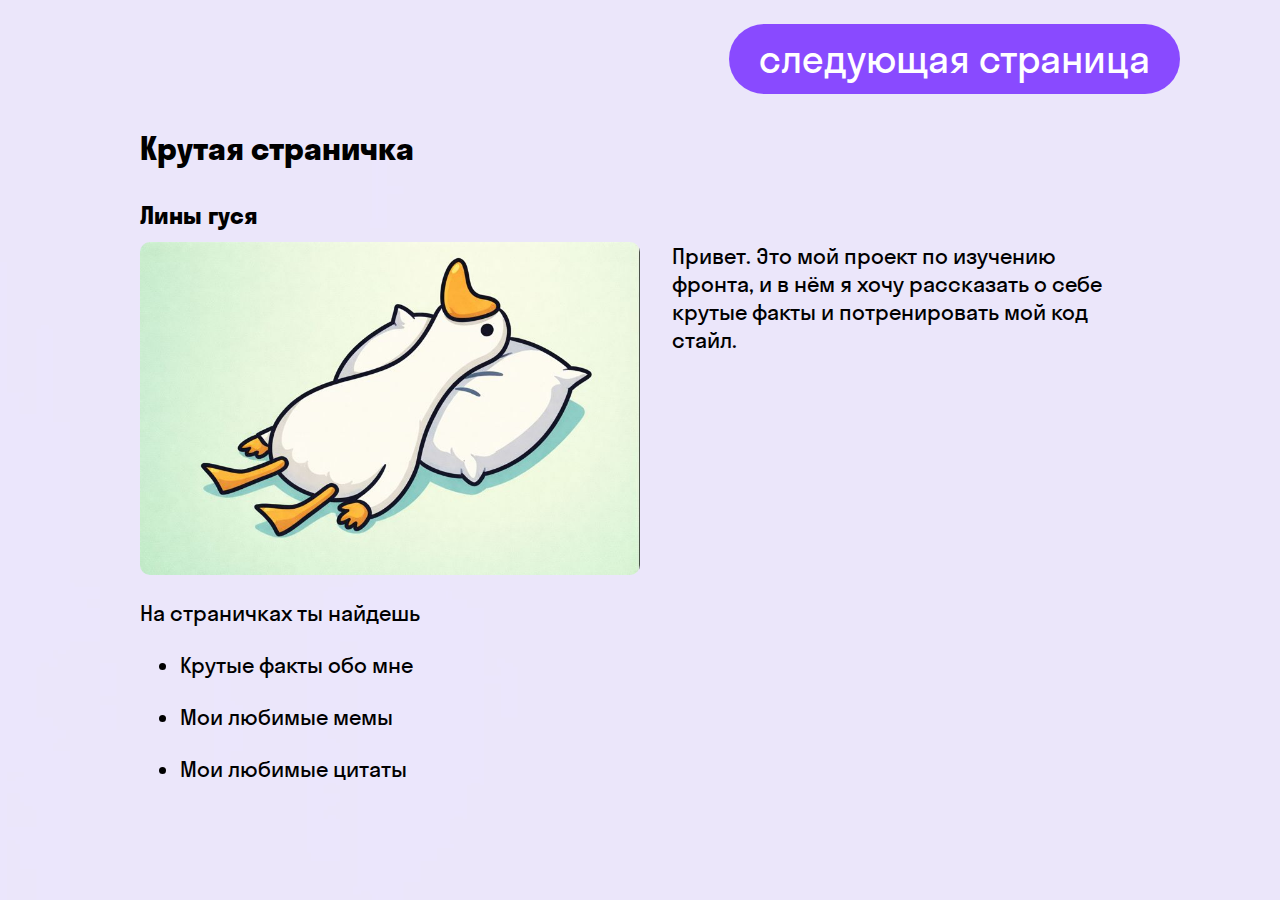
<file: index.html>
<!DOCTYPE html>
<html lang="en">
<head>
    <meta charset="UTF-8">
    <meta name="viewport" content="width=device-width, initial-scale=1.0">
    <title>My_personal_page</title>
    <link rel="stylesheet" href="style.css">
</head>
<body>
    <div class="content">
        <h1 class="title">Крутая страничка</h1>
        <p class="name"><b>Лины гуся</b></p>
        <div class="in-one-line"><img src="images/goose.jpeg" alt="Крутая картинка профиля" class="main-img">
        <p class="main-text">Привет. Это мой проект по изучению фронта, и в нём я хочу рассказать о себе крутые факты и потренировать мой код стайл.</p></div>
        <p class="list-title">На страничках ты найдешь</p>
        <ul>
            <li class="listEl">Крутые факты обо мне</li>
            <li class="listEl">Мои любимые мемы</li>
            <li class="listEl">Мои любимые цитаты</li>
        </ul>
        <a href="page2.html" class="next-page">следующая страница</a>
    </div>
</body>
</html>
</file>
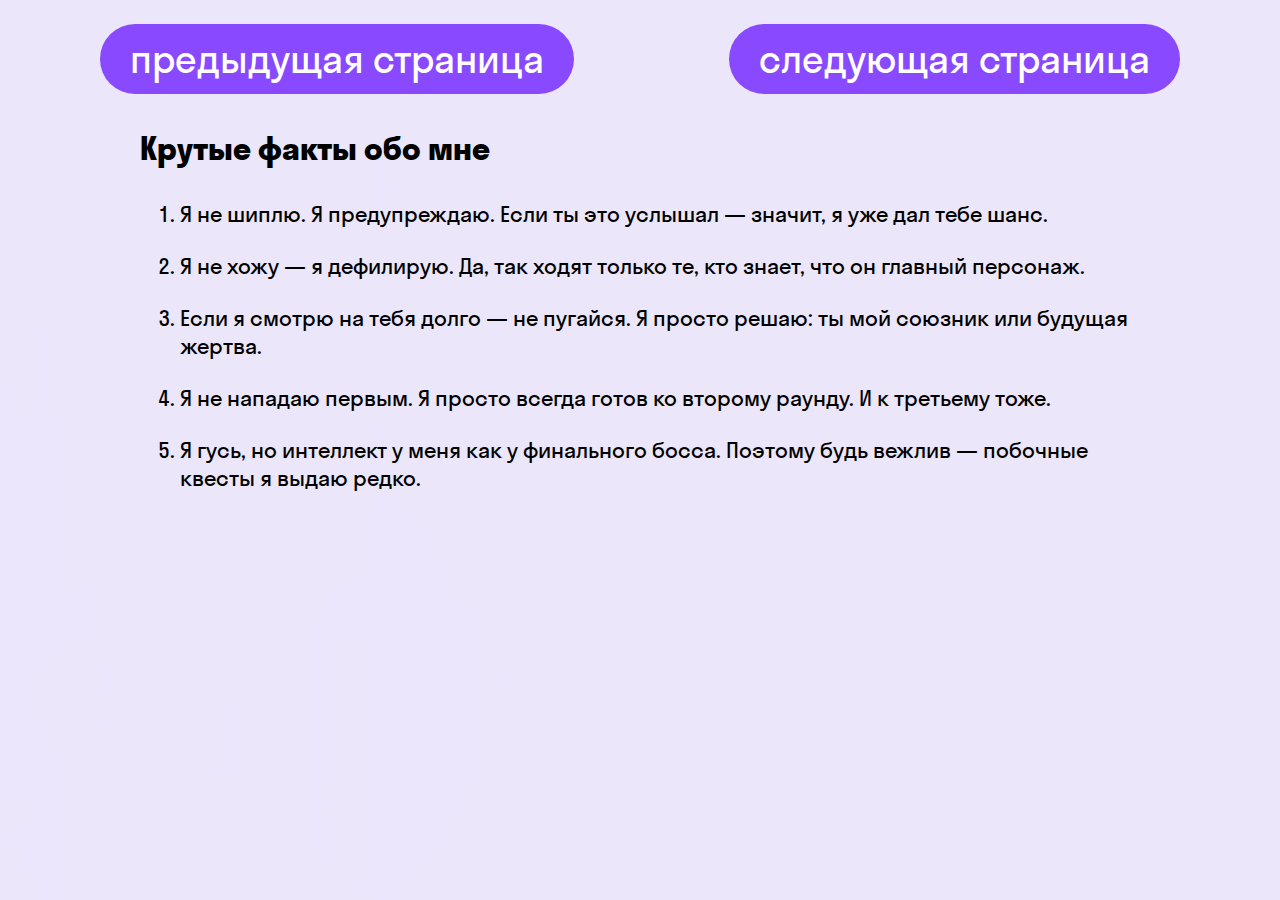
<file: page2.html>
<!DOCTYPE html>
<html lang="en">
<head>
    <meta charset="UTF-8">
    <meta name="viewport" content="width=device-width, initial-scale=1.0">
    <title>My_personal_page</title>
    <link rel="stylesheet" href="style.css">
</head>
<body>
    <div class="content">
        <h1 class="title"><b>Крутые факты обо мне</b></h1>
        <ol>
            <li class="listEl">Я не шиплю. Я предупреждаю. Если ты это услышал — значит, я уже дал тебе шанс.</li>
            <li class="listEl">Я не хожу — я дефилирую. Да, так ходят только те, кто знает, что он главный персонаж.</li>
            <li class="listEl">Если я смотрю на тебя долго — не пугайся. Я просто решаю: ты мой союзник или будущая жертва.</li>
            <li class="listEl">Я не нападаю первым. Я просто всегда готов ко второму раунду. И к третьему тоже.</li>
            <li class="listEl">Я гусь, но интеллект у меня как у финального босса. Поэтому будь вежлив — побочные квесты я выдаю редко.</li>
        </ol>
        <a href="index.html" class="prev-page">предыдущая страница</a>
        <a href="page3.html" class="next-page">следующая страница</a>
    </div>
</body>
</html>
</file>
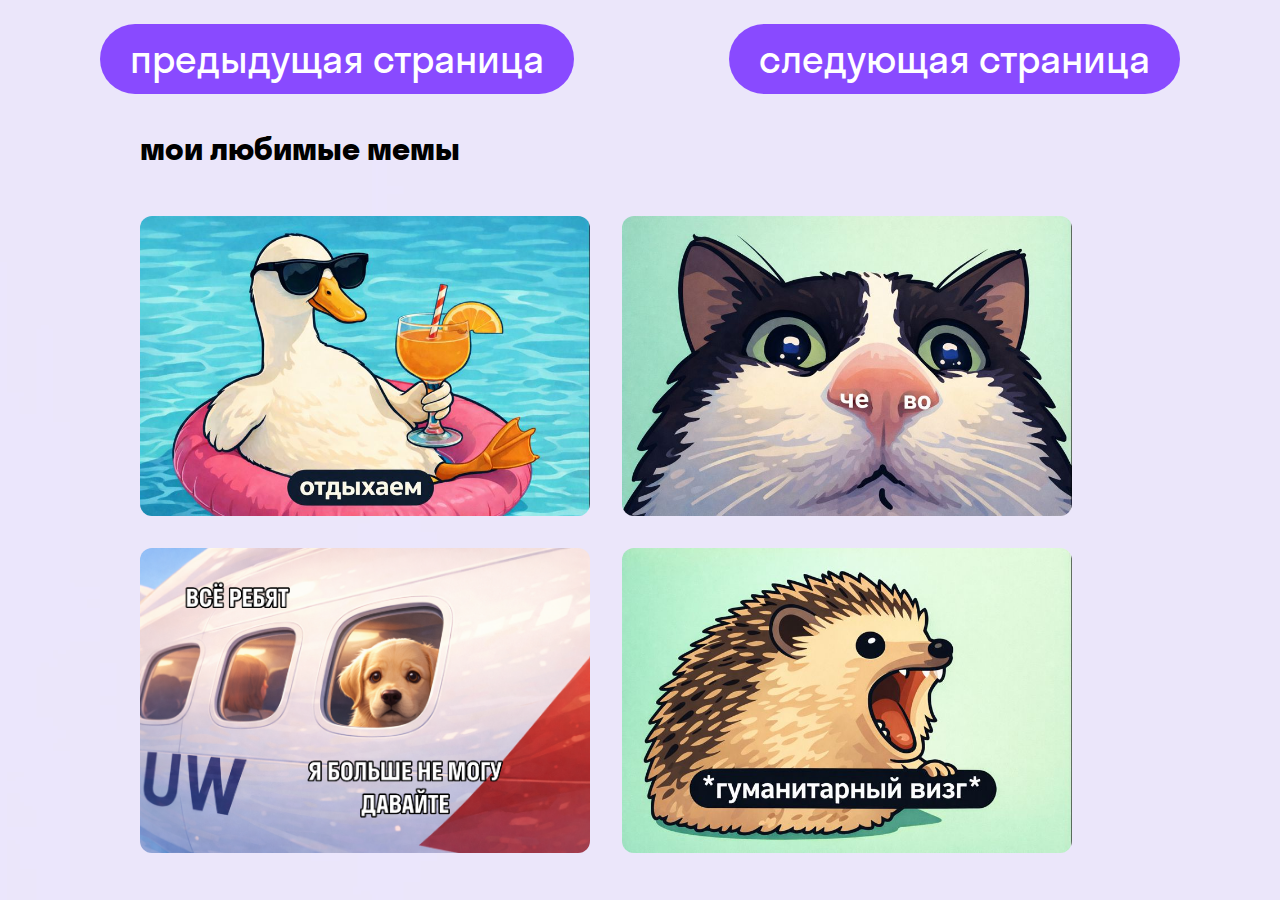
<file: page3.html>
<html lang="en">
<head>
    <meta charset="UTF-8">
    <meta name="viewport" content="width=device-width, initial-scale=1.0">
    <title>My_personal_page</title>
    <link rel="stylesheet" href="style.css">
</head>
<body>
    <div class="content">
        <h1 class="title"><b>мои любимые мемы</b></h1>
        <div class="in-one-line"><img src="images/meme1.jpeg" alt="м" class="meme-img"><img src="images/meme2.jpeg" alt="" class="meme-img"></div>
        <div class="in-one-line"><img src="images/meme3.png" alt="" class="meme-img"><img src="images/meme4.jpeg" alt="" class="meme-img"></div>
        <a href="page2.html" class="prev-page">предыдущая страница</a>
        <a href="page4.html" class="next-page">следующая страница</a>
    </div>
</body>
</html>
</file>
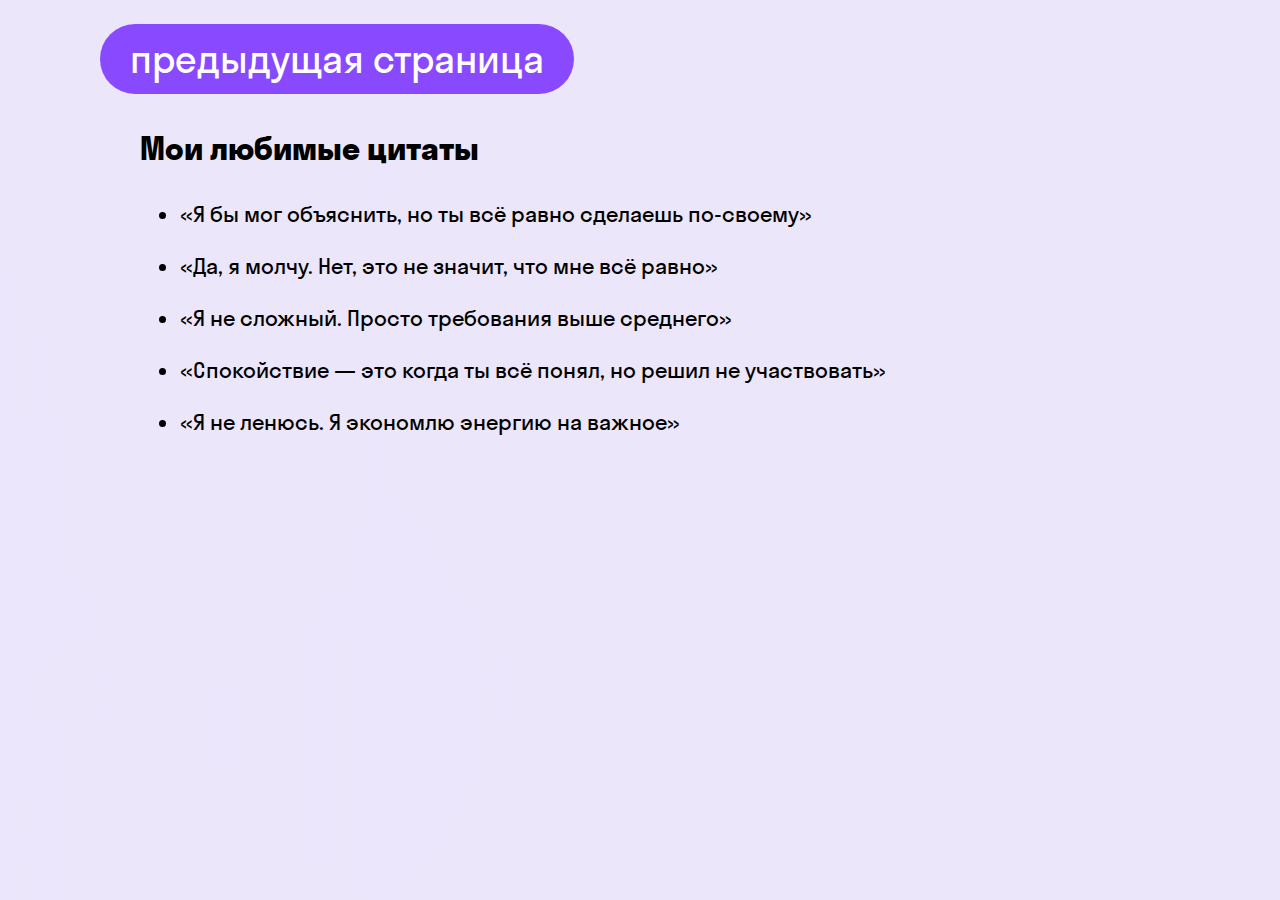
<file: page4.html>
<!DOCTYPE html>
<html lang="en">
<head>
    <meta charset="UTF-8">
    <meta name="viewport" content="width=device-width, initial-scale=1.0">
    <title>My_personal_page</title>
    <link rel="stylesheet" href="style.css">
</head>
<body>
    <div class="content">
        <h1 class="title"><b>Мои любимые цитаты</b></h1>
        <ul>
            <li class="listEl">«Я бы мог объяснить, но ты всё равно сделаешь по-своему»</li>
            <li class="listEl">«Да, я молчу. Нет, это не значит, что мне всё равно»</li>
            <li class="listEl">«Я не сложный. Просто требования выше среднего»</li>
            <li class="listEl">«Спокойствие — это когда ты всё понял, но решил не участвовать»</li>
            <li class="listEl">«Я не ленюсь. Я экономлю энергию на важное»</li>
        </ul>
        <a href="page3.html" class="prev-page">предыдущая страница</a>
    </div>
</body>
</html>
</file>
<file: style.css>
@import url('fonts/main_font.css');

* {
    margin: 0;
    font-family: 'StratosSkyeng', sans-serif;
}

.title {
    padding-top: 128px;
    margin-bottom: 32px;
}

.content {
    background-image: url(images/background.jpg);
    background-repeat: no-repeat; 
    background-position: center;
    background-size: cover;
    min-height: 100vh;
    position: relative;
    padding-left: calc(50% - 500px);  
    padding-right: calc(50% - 500px);
}

.name {
    font-size: 24px;
    margin-bottom: 12px;
}


.main-img {
    width: 50%;
    border-radius: 10px;
    margin-bottom: 24px;
}

.main-text {
    text-align: left;
    font-size: 22px;
    margin-bottom: 16px;
}

.list-title {
    text-align: left;
    font-size: 22px;
    margin-bottom: 24px;
}

.listEl {
    text-align: left;
    font-size: 22px;
    padding-bottom: 24px;
}

.meme-img {
    width: 45%;
    border-radius: 12px;
    margin: 16px 0px;
}

.next-page {
    background-color: #894AFF;
    color: white;
    padding: 11px 30px;
    border-radius: 50px;
    text-decoration: none;
    font-size: 38px;
    position: absolute;
    right: 100px;
    top: 24px;
}

.prev-page {
    background-color: #894AFF;
    color: white;
    padding: 11px 30px;
    border-radius: 50px;
    text-decoration: none;
    font-size: 38px;
    position: absolute;
    left: 100px;
    top: 24px;
}

.in-one-line {
    display: flex;
    gap: 32px;
}
</file>
